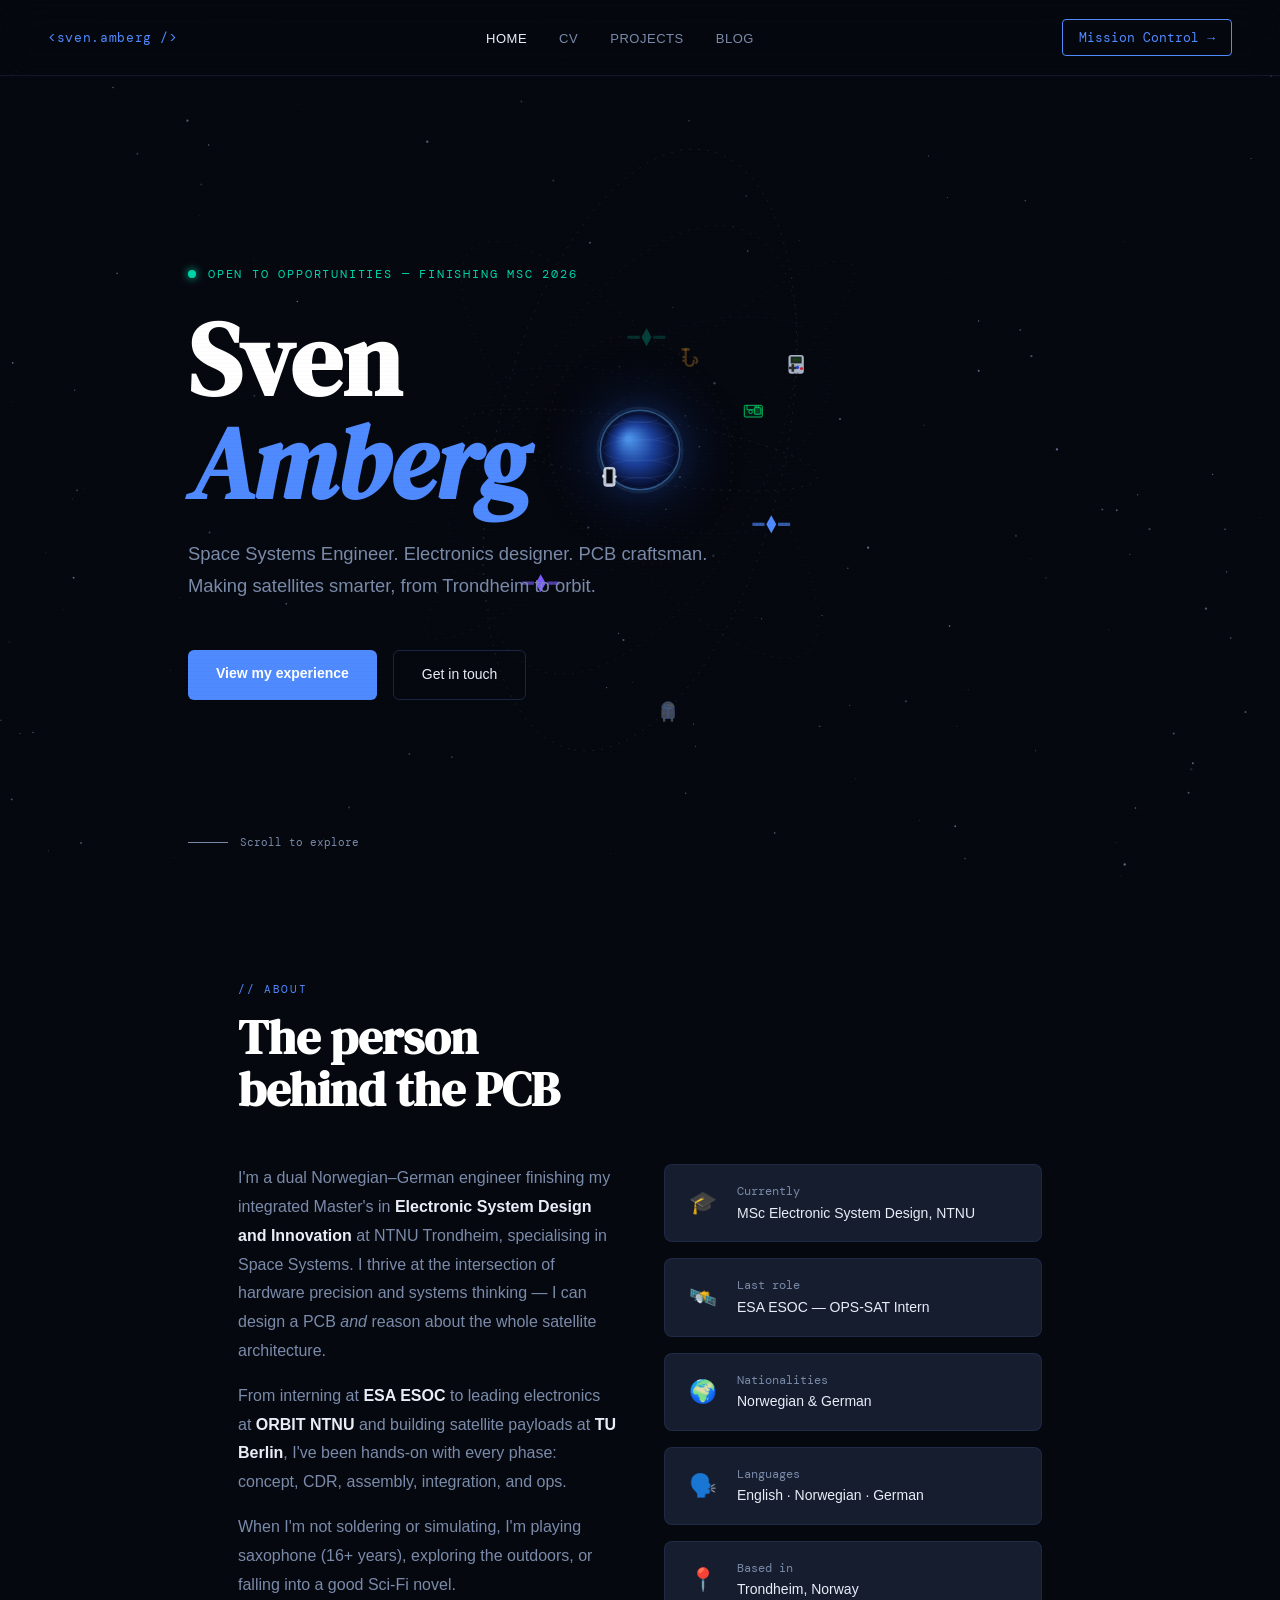
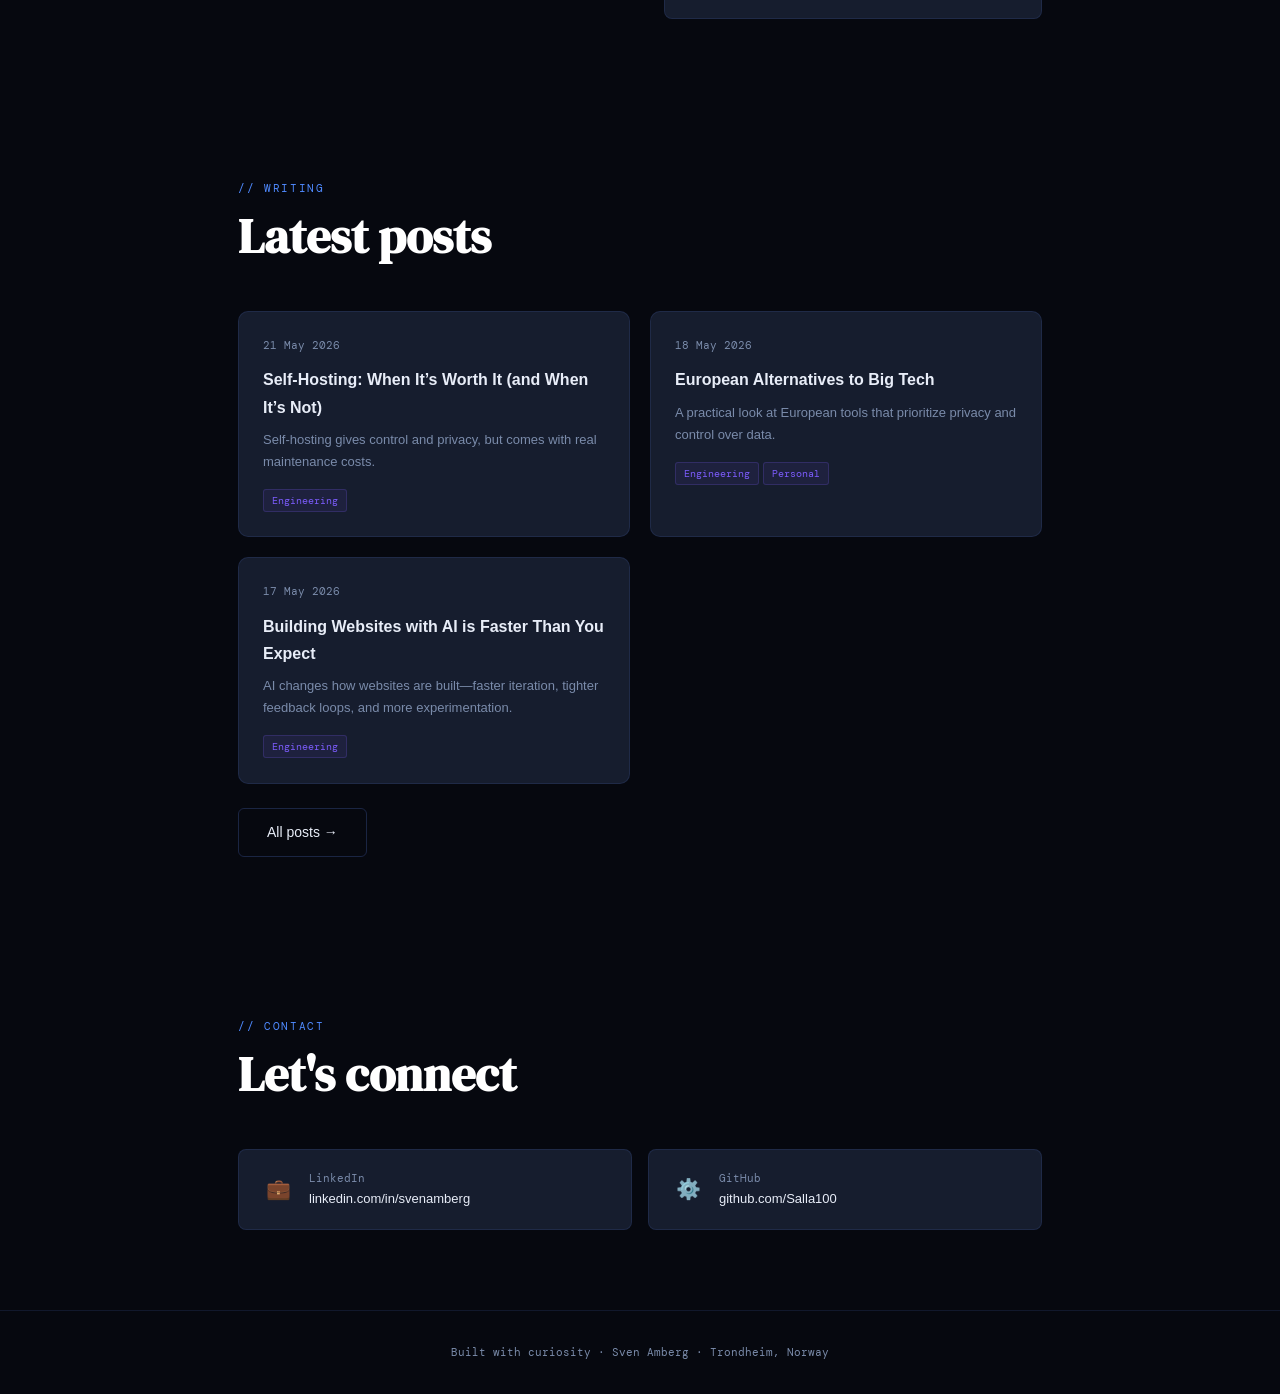
<file: index.html>
<!DOCTYPE html>
<html lang="en">
<head>
  <meta charset="UTF-8" />
  <meta name="viewport" content="width=device-width, initial-scale=1.0" />
  <title>Sven Amberg — Space Systems Engineer</title>
  <meta name="description" content="Sven Amberg — Space Systems Engineer, electronics designer, and PCB craftsman based in Trondheim. MSc NTNU, ESA ESOC intern." />
  <link rel="canonical" href="https://svenamberg.com/" />
  <!-- Open Graph -->
  <meta property="og:type"        content="website" />
  <meta property="og:url"         content="https://svenamberg.com/" />
  <meta property="og:title"       content="Sven Amberg — Space Systems Engineer" />
  <meta property="og:description" content="Space Systems Engineer, electronics designer, and PCB craftsman. MSc NTNU, ESA ESOC intern. Based in Trondheim, Norway." />
  <meta property="og:image"        content="https://svenamberg.com/assets/og-image.jpg" />
  <!-- Twitter / X Card -->
  <meta name="twitter:card"         content="summary_large_image" />
  <meta name="twitter:image"        content="https://svenamberg.com/assets/og-image.jpg" />
  <!-- Structured data -->
  <script type="application/ld+json">
  {
    "@context": "https://schema.org",
    "@type": "Person",
    "name": "Sven Amberg",
    "url": "https://svenamberg.com",
    "jobTitle": "Space Systems Engineer",
    "alumniOf": [{"@type": "CollegeOrUniversity", "name": "NTNU — Norwegian University of Science and Technology"}],
    "knowsAbout": ["Space Systems Engineering", "PCB Design", "Satellite Engineering", "GNSS", "Orbit Determination"],
    "nationality": ["Norwegian", "German"],
    "sameAs": [
      "https://www.linkedin.com/in/svenamberg",
      "https://github.com/Salla100"
    ]
  }
  </script>
  <link rel="preconnect" href="https://fonts.googleapis.com" />
  <link rel="preconnect" href="https://fonts.gstatic.com" crossorigin />
  <link href="https://fonts.googleapis.com/css2?family=DM+Serif+Display:ital@0;1&family=DM+Mono:wght@300;400;500&family=Cabinet+Grotesk:wght@400;500;700;800&display=swap" rel="stylesheet" />
  <link rel="stylesheet" href="css/style.css" />
</head>
<body>

<canvas id="stars-canvas"></canvas>

<nav>
  <a class="nav-logo" href="index.html">&lt;sven.amberg /&gt;</a>
  <ul class="nav-links">
    <li><a href="index.html">Home</a></li>
    <li><a href="cv.html">CV</a></li>
    <li><a href="projects.html">Projects</a></li>
    <li><a href="blog.html">Blog</a></li>
  </ul>
  <a class="nav-cta" href="tools.html">Mission Control →</a>
</nav>

<main>

  <!-- HERO — full-width wrapper so orbit canvas bleeds edge-to-edge -->
  <div class="hero-wrapper">
    <canvas id="orbit-canvas" aria-hidden="true"></canvas>

    <div class="hero-section">
      <div class="hero-content">
        <p class="hero-eyebrow"><span class="status-dot"></span>Open to opportunities — finishing MSc 2026</p>
        <h1 class="hero-name">Sven<br><em>Amberg</em></h1>
        <p class="hero-tagline">Space Systems Engineer. Electronics designer. PCB craftsman. Making satellites smarter, from Trondheim to orbit.</p>
        <div class="hero-cta">
          <a class="btn-primary" href="cv.html">View my experience</a>
          <a class="btn-ghost" href="#contact">Get in touch</a>
        </div>
      </div>

      <div class="hero-scroll">
        <span class="scroll-line"></span>
        Scroll to explore
      </div>
    </div>
  </div>

  <!-- ABOUT -->
  <section id="about">
    <div class="reveal">
      <p class="section-label">// about</p>
      <h2 class="section-title">The person<br>behind the PCB</h2>
    </div>
    <div class="about-grid reveal">
      <div class="about-text">
        <p>I'm a dual Norwegian–German engineer finishing my integrated Master's in <strong>Electronic System Design and Innovation</strong> at NTNU Trondheim, specialising in Space Systems. I thrive at the intersection of hardware precision and systems thinking — I can design a PCB <em>and</em> reason about the whole satellite architecture.</p>
        <p>From interning at <strong>ESA ESOC</strong> to leading electronics at <strong>ORBIT NTNU</strong> and building satellite payloads at <strong>TU Berlin</strong>, I've been hands-on with every phase: concept, CDR, assembly, integration, and ops.</p>
        <p>When I'm not soldering or simulating, I'm playing saxophone (16+ years), exploring the outdoors, or falling into a good Sci-Fi novel.</p>
      </div>
      <div class="about-facts">
        <div class="fact">
          <div class="fact-icon">🎓</div>
          <div>
            <div class="fact-label">Currently</div>
            <div class="fact-value">MSc Electronic System Design, NTNU</div>
          </div>
        </div>
        <div class="fact">
          <div class="fact-icon">🛰️</div>
          <div>
            <div class="fact-label">Last role</div>
            <div class="fact-value">ESA ESOC — OPS-SAT Intern</div>
          </div>
        </div>
        <div class="fact">
          <div class="fact-icon">🌍</div>
          <div>
            <div class="fact-label">Nationalities</div>
            <div class="fact-value">Norwegian & German</div>
          </div>
        </div>
        <div class="fact">
          <div class="fact-icon">🗣️</div>
          <div>
            <div class="fact-label">Languages</div>
            <div class="fact-value">English · Norwegian · German</div>
          </div>
        </div>
        <div class="fact">
          <div class="fact-icon">📍</div>
          <div>
            <div class="fact-label">Based in</div>
            <div class="fact-value">Trondheim, Norway</div>
          </div>
        </div>
      </div>
    </div>
  </section>

  <!-- LATEST POSTS -->
  <section>
    <div class="reveal">
      <p class="section-label">// writing</p>
      <h2 class="section-title">Latest posts</h2>
    </div>
    <div class="blog-grid reveal" id="home-posts">
      <div class="loading">Loading…</div>
    </div>
    <div style="margin-top: 1.5rem;" class="reveal">
      <a href="blog.html" class="btn-ghost">All posts →</a>
    </div>
  </section>

  <!-- CONTACT -->
  <section id="contact">
    <div class="reveal">
      <p class="section-label">// contact</p>
      <h2 class="section-title">Let's connect</h2>
    </div>
    <div class="contact-grid reveal">
      <a class="contact-link" href="https://www.linkedin.com/in/sven-amberg/" target="_blank" rel="noopener">
        <div class="contact-icon">💼</div>
        <div>
          <div class="contact-label">LinkedIn</div>
          <div class="contact-value">linkedin.com/in/svenamberg</div>
        </div>
      </a>
      <a class="contact-link" href="https://github.com/Salla100" target="_blank" rel="noopener">
        <div class="contact-icon">⚙️</div>
        <div>
          <div class="contact-label">GitHub</div>
          <div class="contact-value">github.com/Salla100</div>
        </div>
      </a>
    </div>
  </section>

</main>

<footer>Built with curiosity · Sven Amberg · Trondheim, Norway</footer>

<script src="js/main.js"></script>
<script src="js/orbit.js"></script>
<script>
  fetch('data/posts.json')
    .then(r => r.json())
    .then(posts => {
      const el = document.getElementById('home-posts');
      const recent = posts.slice(0, 3);
      if (!recent.length) { el.innerHTML = ''; return; }
      el.innerHTML = recent.map(p => `
        <a class="blog-card" href="post.html?id=${encodeURIComponent(p.id)}">
          <div class="blog-date">${formatDate(p.date)}</div>
          <h3>${p.title}</h3>
          <p>${p.excerpt}</p>
          ${p.tags.map(t => `<span class="blog-tag">${t}</span>`).join(' ')}
        </a>`).join('');
    })
    .catch(() => { document.getElementById('home-posts').innerHTML = ''; });
</script>
</body>
</html>
</file>
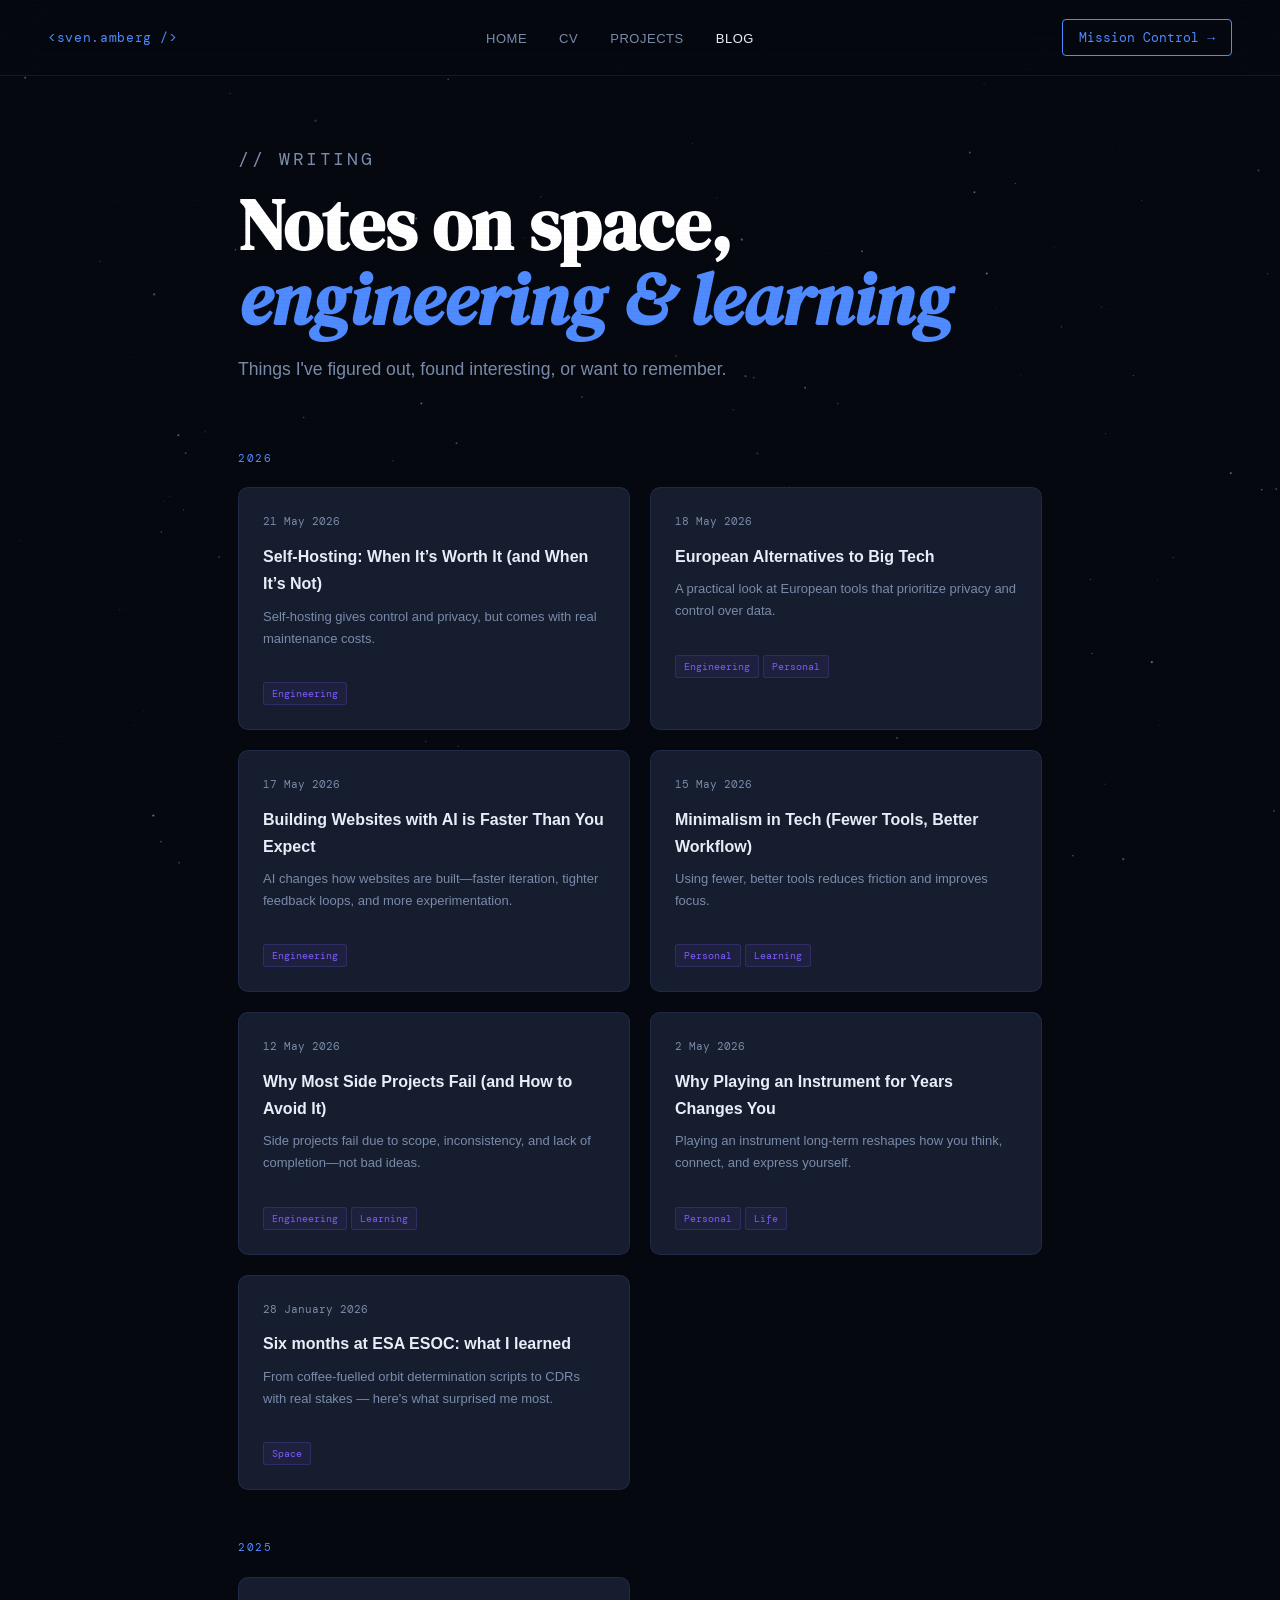
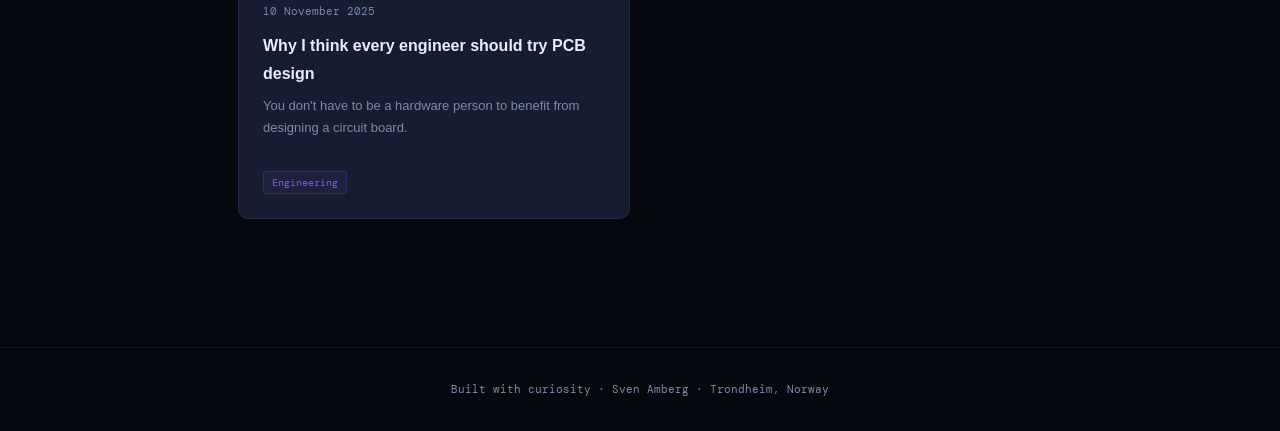
<file: blog.html>
<!DOCTYPE html>
<html lang="en">
<head>
  <meta charset="UTF-8" />
  <meta name="viewport" content="width=device-width, initial-scale=1.0" />
  <title>Blog — Sven Amberg</title>
  <meta name="description" content="Writing by Sven Amberg on space systems engineering, electronics, and learning." />
  <link rel="canonical" href="https://svenamberg.com/blog.html" />
  <meta property="og:url"         content="https://svenamberg.com/blog.html" />
  <meta property="og:title"       content="Blog — Sven Amberg" />
  <meta property="og:description" content="Writing on space systems engineering, electronics, and learning." />
  <meta property="og:type"         content="website" />
  <meta property="og:image"        content="https://svenamberg.com/assets/og-image.jpg" />
  <!-- Twitter / X Card -->
  <meta name="twitter:card"         content="summary_large_image" />
  <meta name="twitter:image"        content="https://svenamberg.com/assets/og-image.jpg" />
  <link rel="preconnect" href="https://fonts.googleapis.com" />
  <link rel="preconnect" href="https://fonts.gstatic.com" crossorigin />
  <link href="https://fonts.googleapis.com/css2?family=DM+Serif+Display:ital@0;1&family=DM+Mono:wght@300;400;500&family=Cabinet+Grotesk:wght@400;500;700;800&display=swap" rel="stylesheet" />
  <link rel="stylesheet" href="css/style.css" />
</head>
<body>

<canvas id="stars-canvas"></canvas>

<nav>
  <a class="nav-logo" href="index.html">&lt;sven.amberg /&gt;</a>
  <ul class="nav-links">
    <li><a href="index.html">Home</a></li>
    <li><a href="cv.html">CV</a></li>
    <li><a href="projects.html">Projects</a></li>
    <li><a href="blog.html">Blog</a></li>
  </ul>
  <a class="nav-cta" href="tools.html">Mission Control →</a>
</nav>

<main>

  <div class="page-hero">
    <p class="section-label">// writing</p>
    <h1>Notes on space,<br><em style="font-style:italic; color:var(--accent);">engineering & learning</em></h1>
    <p style="margin-top:1rem;">Things I've figured out, found interesting, or want to remember.</p>
  </div>

  <section style="padding-top: 0;">
    <div id="posts-list">
      <div class="loading">Loading…</div>
    </div>
  </section>

</main>

<footer>Built with curiosity · Sven Amberg · Trondheim, Norway</footer>

<script src="js/main.js"></script>
<script>
  fetch('data/posts.json')
    .then(r => r.json())
    .then(posts => {
      const container = document.getElementById('posts-list');
      if (!posts.length) {
        container.innerHTML = '<div class="loading">No posts yet — check back soon.</div>';
        return;
      }

      posts.sort((a, b) => new Date(b.date) - new Date(a.date));

      const byYear = {};
      posts.forEach(p => {
        const y = new Date(p.date).getFullYear();
        if (!byYear[y]) byYear[y] = [];
        byYear[y].push(p);
      });

      let html = '';
      Object.keys(byYear).sort((a, b) => b - a).forEach(year => {
        html += `<div style="margin-bottom:3rem;">
          <p class="section-label" style="margin-bottom:1.25rem;">${year}</p>
          <div class="blog-grid">`;
        byYear[year].forEach(p => {
          const tags = (p.tags || []).map(t => `<span class="blog-tag">${t}</span>`).join(' ');
          html += `
            <a class="blog-card" href="post.html?id=${encodeURIComponent(p.id)}">
              <div class="blog-date">${formatDate(p.date)}</div>
              <h3>${p.title}</h3>
              <p>${p.excerpt}</p>
              <div style="margin-top:1rem;">${tags}</div>
            </a>`;
        });
        html += `</div></div>`;
      });

      container.innerHTML = html;
    })
    .catch(() => {
      document.getElementById('posts-list').innerHTML =
        '<div class="loading">Could not load posts.</div>';
    });
</script>
</body>
</html>
</file>
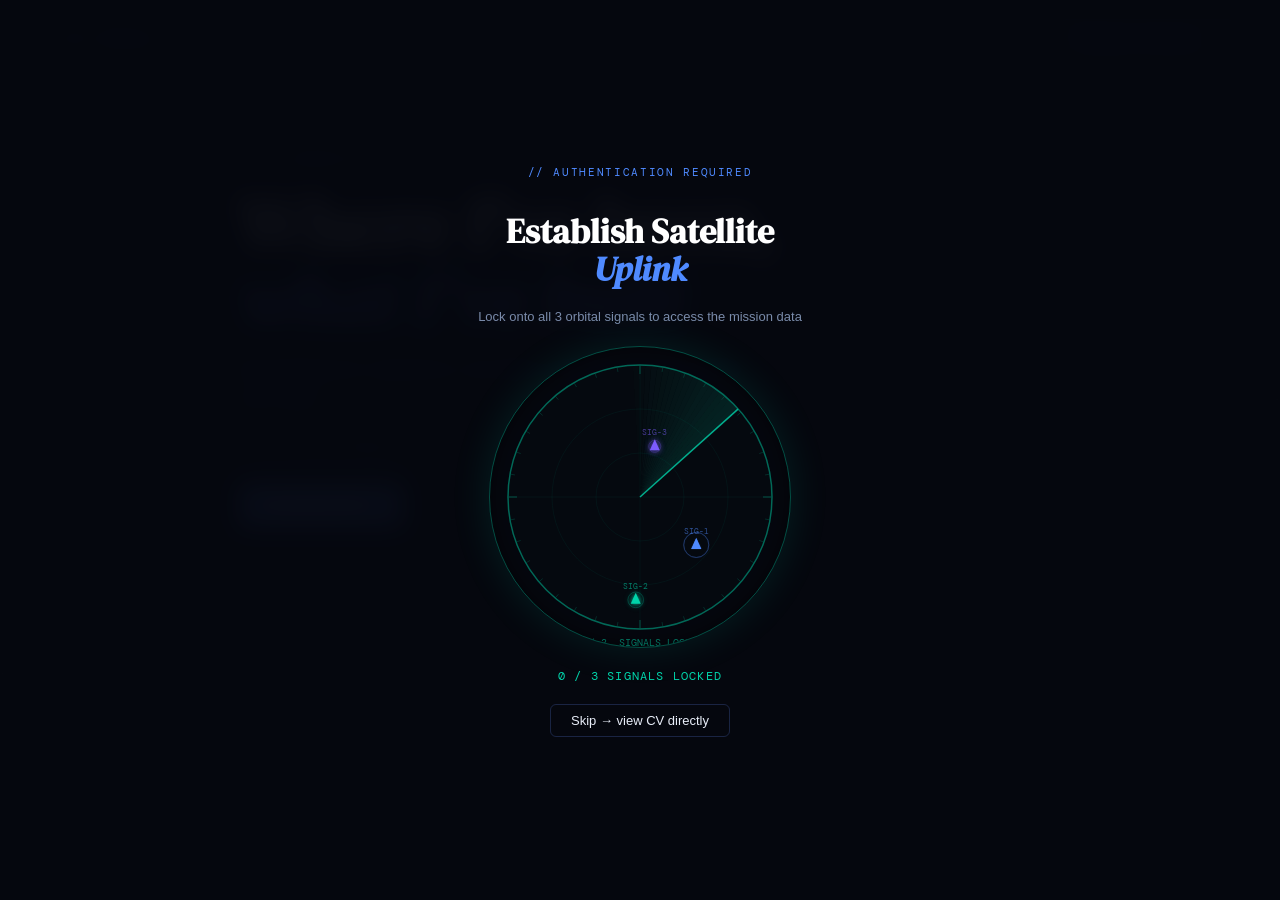
<file: cv.html>
<!DOCTYPE html>
<html lang="en">
<head>
  <meta charset="UTF-8" />
  <meta name="viewport" content="width=device-width, initial-scale=1.0" />
  <title>CV — Sven Amberg</title>
  <meta name="description" content="CV of Sven Amberg — Space Systems Engineer. Experience at ESA ESOC, Space Norway, ORBIT NTNU, and TU Berlin." />
  <link rel="canonical" href="https://svenamberg.com/cv.html" />
  <meta property="og:url"         content="https://svenamberg.com/cv.html" />
  <meta property="og:title"       content="CV — Sven Amberg" />
  <meta property="og:description" content="Space Systems Engineer. Experience at ESA ESOC, Space Norway, ORBIT NTNU, and TU Berlin." />
  <meta property="og:type"         content="website" />
  <meta property="og:image"        content="https://svenamberg.com/assets/og-image.jpg" />
  <!-- Twitter / X Card -->
  <meta name="twitter:card"         content="summary_large_image" />
  <meta name="twitter:image"        content="https://svenamberg.com/assets/og-image.jpg" />
  <link rel="preconnect" href="https://fonts.googleapis.com" />
  <link rel="preconnect" href="https://fonts.gstatic.com" crossorigin />
  <link href="https://fonts.googleapis.com/css2?family=DM+Serif+Display:ital@0;1&family=DM+Mono:wght@300;400;500&family=Cabinet+Grotesk:wght@400;500;700;800&display=swap" rel="stylesheet" />
  <link rel="stylesheet" href="css/style.css" />
</head>
<body>

<canvas id="stars-canvas"></canvas>

<nav>
  <a class="nav-logo" href="index.html">&lt;sven.amberg /&gt;</a>
  <ul class="nav-links">
    <li><a href="index.html">Home</a></li>
    <li><a href="cv.html">CV</a></li>
    <li><a href="projects.html">Projects</a></li>
    <li><a href="blog.html">Blog</a></li>
  </ul>
  <a class="nav-cta" href="tools.html">Mission Control →</a>
</nav>

<!-- ── Satellite Uplink Mini-Game ── -->
<div id="cv-game-overlay">
  <div class="game-wrapper">
    <p class="section-label">// authentication required</p>
    <h2 class="game-title">Establish Satellite<br><em style="font-style:italic; color:var(--accent);">Uplink</em></h2>
    <p class="game-subtitle">Lock onto all 3 orbital signals to access the mission data</p>
    <div class="game-area">
      <canvas id="game-canvas"></canvas>
    </div>
    <span id="game-lock-counter">0 / 3 signals locked</span>
    <button class="btn-ghost" id="game-skip" style="font-size:13px; padding:0.5rem 1.25rem;">Skip → view CV directly</button>
  </div>
</div>

<main>

  <div class="page-hero">
    <p class="section-label">// curriculum vitae</p>
    <h1>Where I've been,<br><em style="font-style:italic; color:var(--accent);">what I've built</em></h1>
    <p style="margin-top:1rem;">My background, experience, and skills. Available for opportunities from 2026.</p>
    <div style="margin-top:1.25rem; display:flex; align-items:center; gap:0.6rem; font-family:var(--font-mono); font-size:13px; color:var(--text-muted);">
      <span>✉</span>
      <a href="mailto:contact@svenamberg.com" style="color:var(--accent3); text-decoration:none;">contact@svenamberg.com</a>
    </div>
    <div style="margin-top:1.5rem;">
      <a href="assets/cv.pdf" class="btn-primary" download>Download PDF ↓</a>
    </div>
  </div>

  <section id="experience-section" style="display:none;">
    <div class="reveal">
      <p class="section-label">// experience</p>
      <h2 class="section-title">Roles</h2>
    </div>
    <div class="timeline reveal" id="experience-timeline"></div>
  </section>

  <section id="education-section" style="display:none;">
    <div class="reveal">
      <p class="section-label">// education</p>
      <h2 class="section-title">Studies</h2>
    </div>
    <div class="timeline reveal" id="education-timeline"></div>
  </section>

  <section id="skills-section" style="display:none;">
    <div class="reveal">
      <p class="section-label">// skills</p>
      <h2 class="section-title">What I work with</h2>
    </div>
    <div class="skills-grid reveal" id="skills-grid"></div>
  </section>

  <section id="pub-section" style="display:none;">
    <div class="reveal">
      <p class="section-label">// publication</p>
      <h2 class="section-title">Research</h2>
    </div>
    <div class="pub-card reveal" id="pub-card"></div>
  </section>

</main>

<footer>Built with curiosity · Sven Amberg · Trondheim, Norway</footer>

<script src="js/main.js"></script>
<script>
  function renderTimeline(entries) {
    return entries.map(e => {
      const body = e.bullets && e.bullets.length
        ? `<ul>${e.bullets.map(b => `<li>${b}</li>`).join('')}</ul>`
        : (e.desc ? `<p>${e.desc}</p>` : '');
      return `
        <div class="timeline-item reveal">
          <div class="timeline-dot"></div>
          <div class="timeline-meta">${e.dates}</div>
          <div class="timeline-role">${e.title}</div>
          <div class="timeline-org">${e.org}</div>
          <div class="timeline-desc">${body}</div>
        </div>`;
    }).join('');
  }

  // Called by the mini-game (or skip button) to reveal the CV
  window.loadCV = function () {
    fetch('data/cv.json')
      .then(r => r.json())
      .then(cv => {
        if (cv.experience && cv.experience.length) {
          document.getElementById('experience-timeline').innerHTML = renderTimeline(cv.experience);
          document.getElementById('experience-section').style.display = '';
        }
        if (cv.education && cv.education.length) {
          document.getElementById('education-timeline').innerHTML = renderTimeline(cv.education);
          document.getElementById('education-section').style.display = '';
        }
        if (cv.skills && cv.skills.length) {
          document.getElementById('skills-grid').innerHTML = cv.skills.map(s => `
            <div class="skill-card">
              <h4>${s.category}</h4>
              <div class="skill-tags">${s.items.map(i => `<span class="tag">${i}</span>`).join('')}</div>
            </div>`).join('');
          document.getElementById('skills-section').style.display = '';
        }
        if (cv.publication) {
          document.getElementById('pub-card').innerHTML = `
            <div class="pub-year">${cv.publication.year}</div>
            <div>
              <a class="pub-title" href="https://mulpress.mcmaster.ca/ijsap/article/view/5614" target="_blank" rel="noopener">${cv.publication.title} ↗</a>
              <div class="pub-journal">${cv.publication.journal}</div>
            </div>`;
          document.getElementById('pub-section').style.display = '';
        }
        // Kick off scroll-reveal for newly inserted elements
        document.querySelectorAll('.reveal:not(.visible)').forEach(el => {
          new IntersectionObserver(([e]) => {
            if (e.isIntersecting) e.target.classList.add('visible');
          }, { threshold: 0.1 }).observe(el);
        });
        // Scroll to top of CV content
        document.querySelector('.page-hero').scrollIntoView({ behavior: 'smooth' });
      })
      .catch(err => console.error('Failed to load cv.json', err));
  };
</script>
<script src="js/cv-game.js"></script>
</body>
</html>
</file>
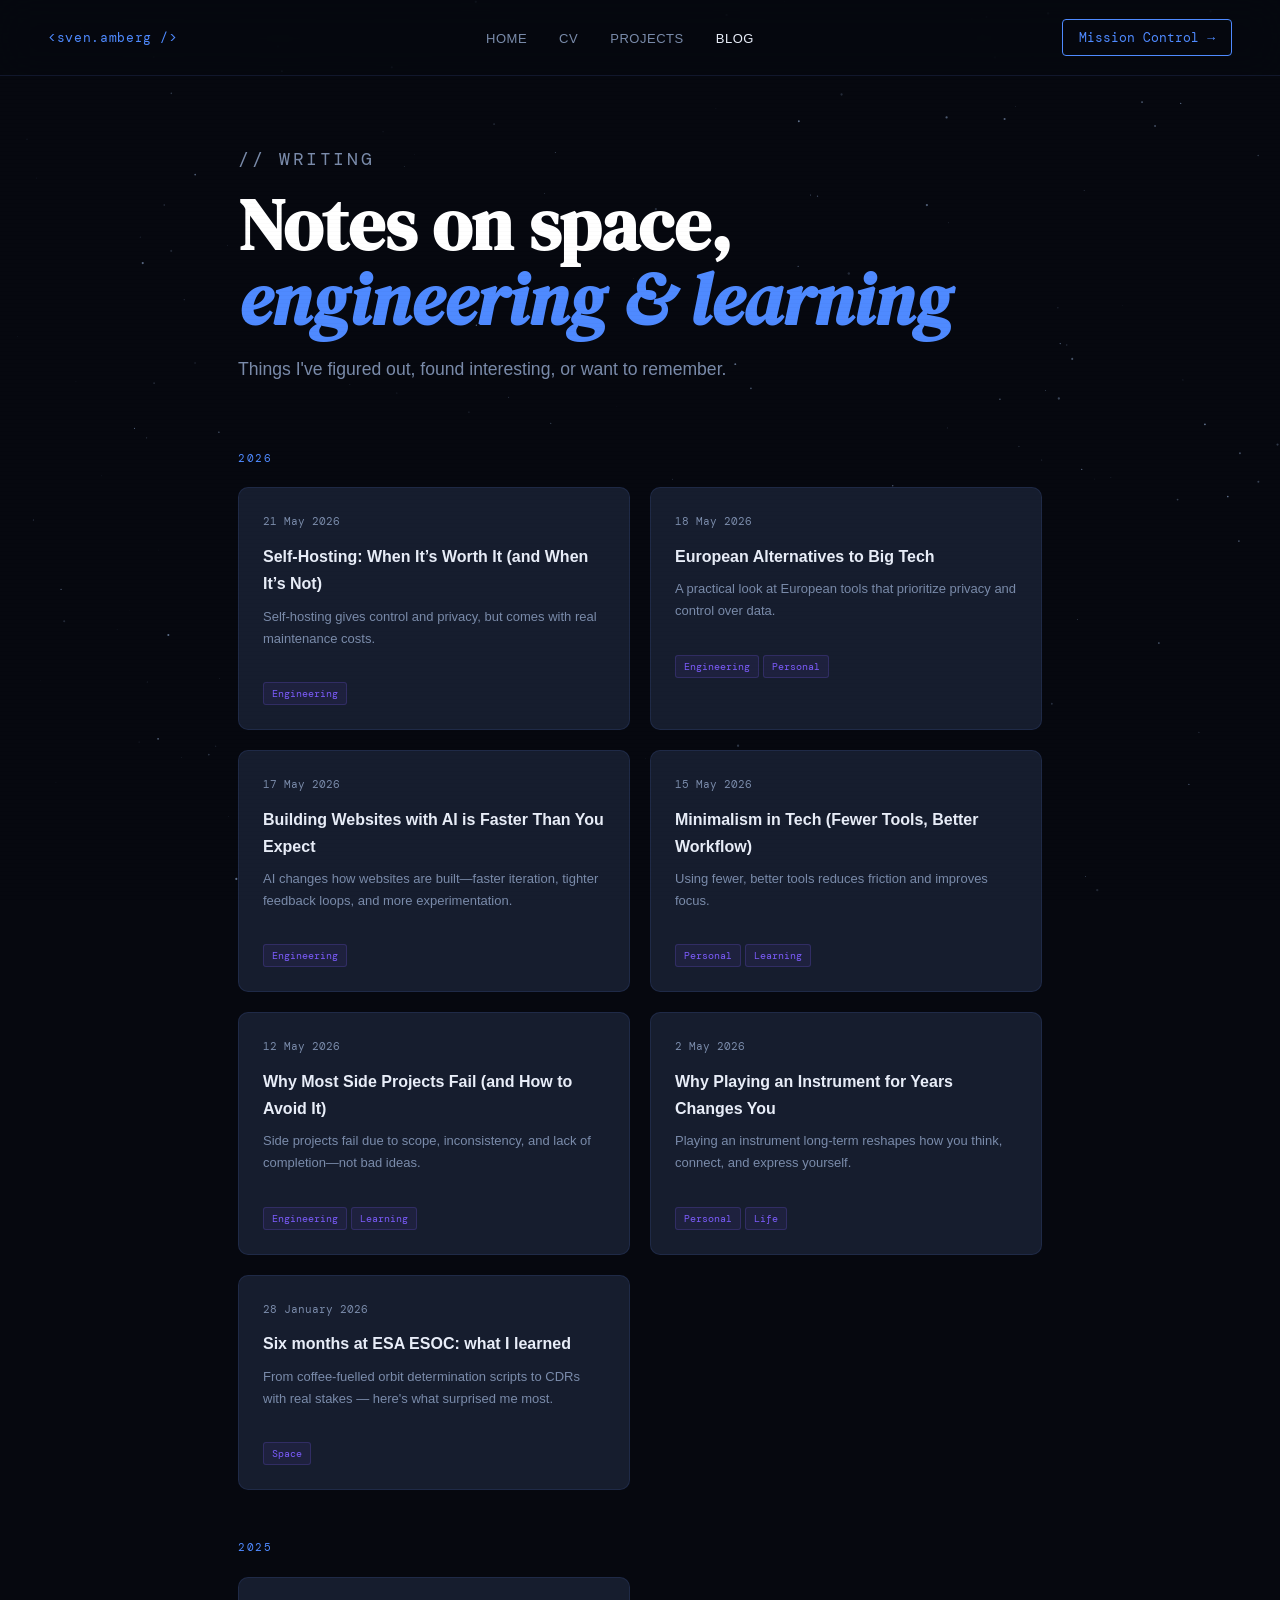
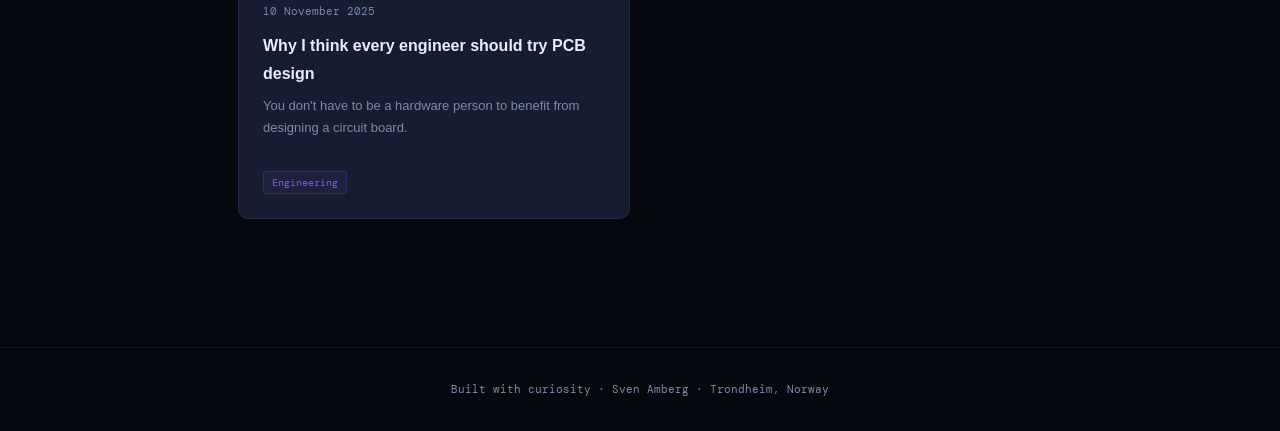
<file: post.html>
<!DOCTYPE html>
<html lang="en">
<head>
  <meta charset="UTF-8" />
  <meta name="viewport" content="width=device-width, initial-scale=1.0" />
  <title>Post — Sven Amberg</title>
  <meta name="description" content="" />
  <meta property="og:type"        content="article" />
  <meta property="og:url"         content="" />
  <meta property="og:title"       content="" />
  <meta property="og:description" content="" />
  <meta property="og:image"       content="https://svenamberg.com/assets/og-image.jpg" />
  <link rel="canonical"           href="" />
  <!-- Twitter / X Card -->
  <meta name="twitter:card"       content="summary_large_image" />
  <meta name="twitter:title"      content="" />
  <meta name="twitter:description" content="" />
  <meta name="twitter:image"      content="https://svenamberg.com/assets/og-image.jpg" />
  <link rel="preconnect" href="https://fonts.googleapis.com" />
  <link rel="preconnect" href="https://fonts.gstatic.com" crossorigin />
  <link href="https://fonts.googleapis.com/css2?family=DM+Serif+Display:ital@0;1&family=DM+Mono:wght@300;400;500&family=Cabinet+Grotesk:wght@400;500;700;800&display=swap" rel="stylesheet" />
  <link rel="stylesheet" href="css/style.css" />
</head>
<body>

<canvas id="stars-canvas"></canvas>

<nav>
  <a class="nav-logo" href="index.html">&lt;sven.amberg /&gt;</a>
  <ul class="nav-links">
    <li><a href="index.html">Home</a></li>
    <li><a href="cv.html">CV</a></li>
    <li><a href="projects.html">Projects</a></li>
    <li><a href="blog.html">Blog</a></li>
  </ul>
  <a class="nav-cta" href="tools.html">Mission Control →</a>
</nav>

<main>
  <section id="post-container" style="padding-top: 8rem; min-height: 80vh;">
    <div class="loading">Loading…</div>
  </section>
</main>

<footer>Built with curiosity · Sven Amberg · Trondheim, Norway</footer>

<script src="js/main.js"></script>
<script>
  const id = new URLSearchParams(window.location.search).get('id');
  if (!id) window.location.href = 'blog.html';

  fetch('data/posts.json')
    .then(r => r.json())
    .then(posts => {
      const post = posts.find(p => p.id === id);
      const container = document.getElementById('post-container');

      if (!post) {
        container.innerHTML = `
          <a class="post-back" href="blog.html">← Back to blog</a>
          <p style="color:var(--muted);">Post not found.</p>`;
        return;
      }

      document.title = `${post.title} — Sven Amberg`;

      // Populate all SEO meta tags dynamically
      const _url  = window.location.href;
      const _desc = post.excerpt || '';
      function sm(sel, attr, val) { const el = document.querySelector(sel); if (el) el.setAttribute(attr, val); }
      sm('meta[name="description"]',         'content', _desc);
      sm('meta[property="og:url"]',          'content', _url);
      sm('meta[property="og:title"]',        'content', post.title);
      sm('meta[property="og:description"]',  'content', _desc);
      sm('meta[name="twitter:title"]',       'content', post.title);
      sm('meta[name="twitter:description"]', 'content', _desc);
      sm('link[rel="canonical"]',            'href',    _url);

      const tags = (post.tags || []).map(t => `<span class="blog-tag">${t}</span>`).join(' ');

      container.innerHTML = `
        <a class="post-back" href="blog.html">← Back to blog</a>
        <div class="post-date">${formatDate(post.date)} &nbsp;·&nbsp; ${tags}</div>
        <h1 class="post-title-h">${post.title}</h1>
        <div class="post-body">${post.content}</div>
        <div style="margin-top:3rem; padding-top:2rem; border-top:0.5px solid var(--border);">
          <a class="post-back" href="blog.html">← Back to blog</a>
        </div>`;
    })
    .catch(() => {
      document.getElementById('post-container').innerHTML =
        '<div class="loading">Could not load post.</div>';
    });
</script>
</body>
</html>
</file>
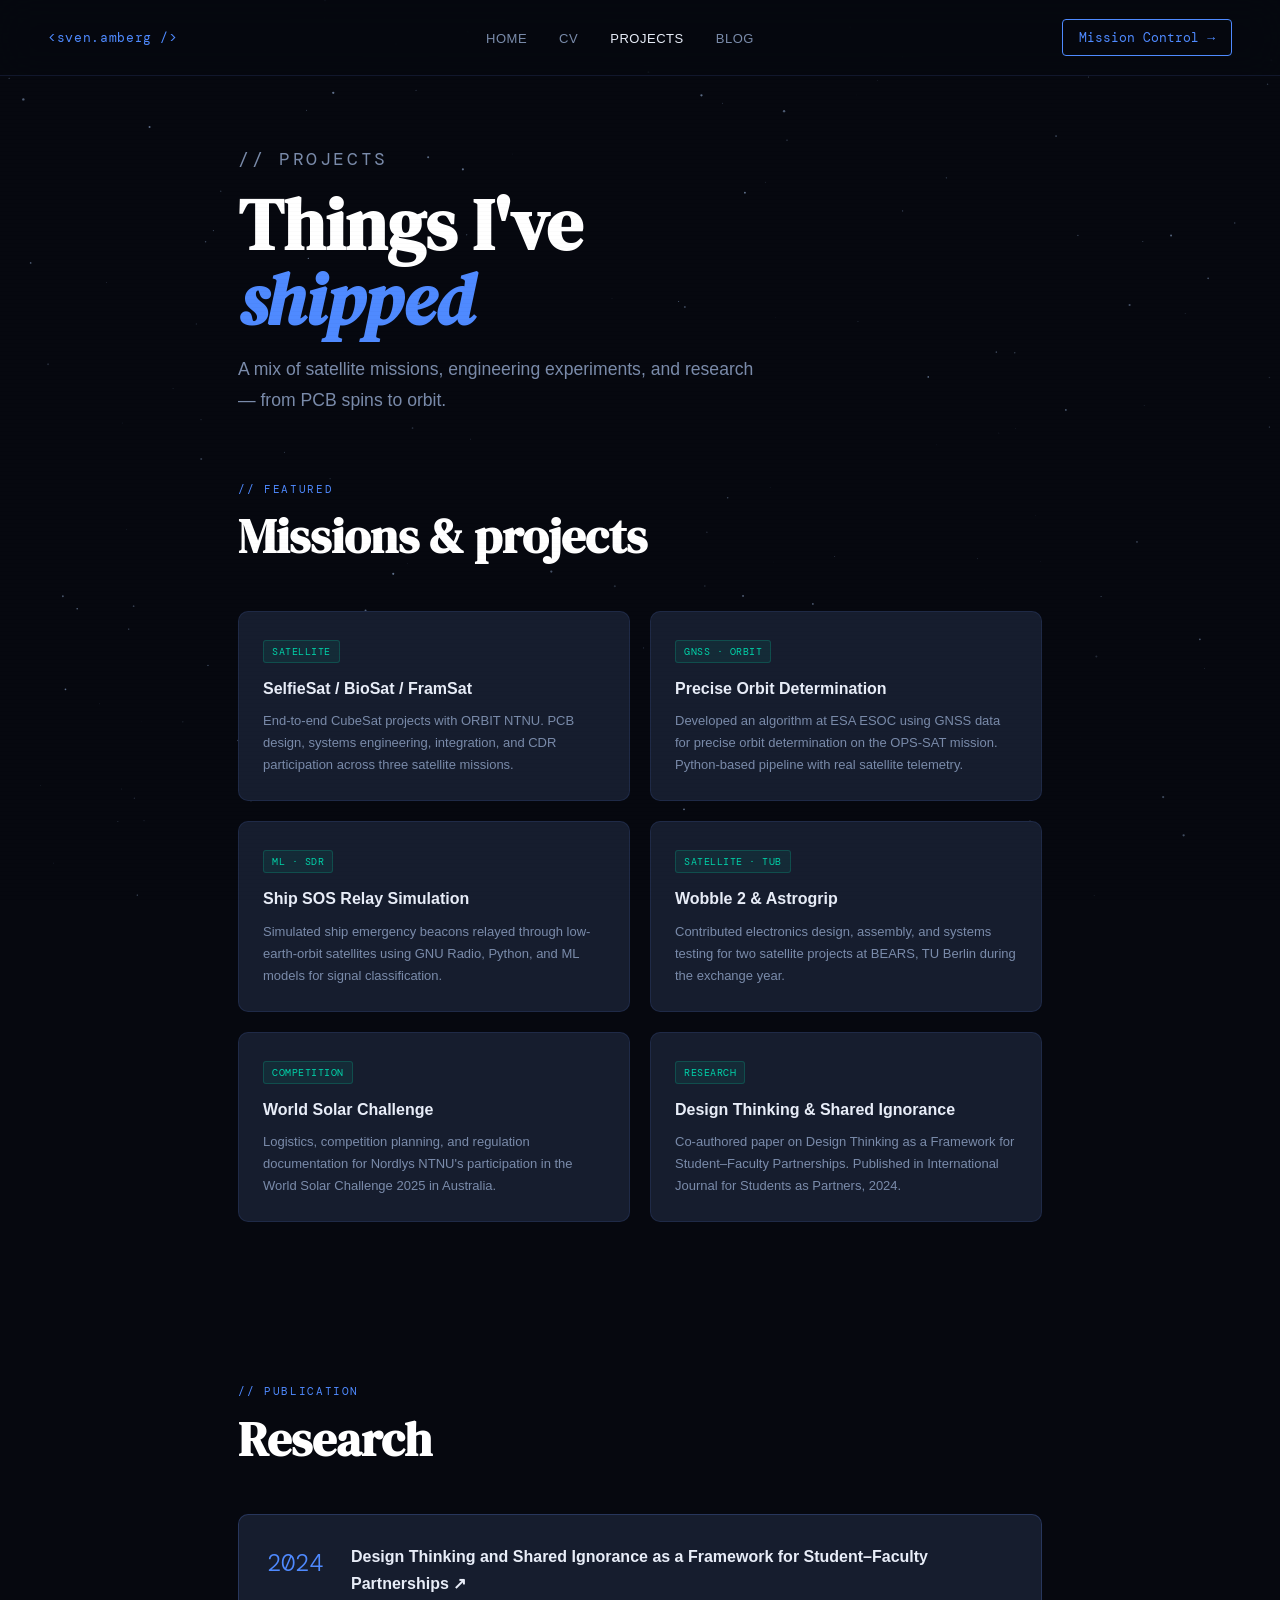
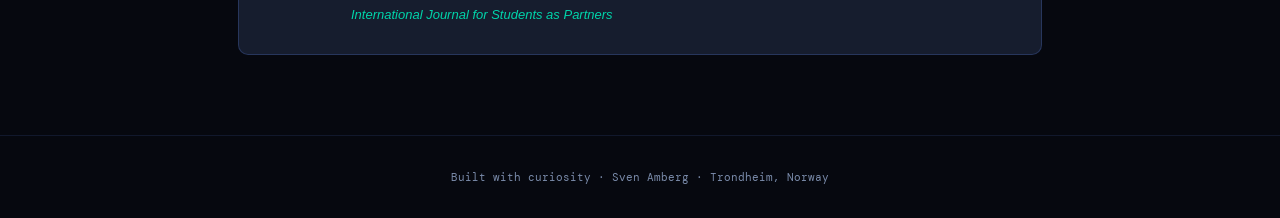
<file: projects.html>
<!DOCTYPE html>
<html lang="en">
<head>
  <meta charset="UTF-8" />
  <meta name="viewport" content="width=device-width, initial-scale=1.0" />
  <title>Projects — Sven Amberg</title>
  <meta name="description" content="Projects by Sven Amberg — CubeSats, orbit determination, ship SOS relay simulation, and more." />
  <link rel="canonical" href="https://svenamberg.com/projects.html" />
  <meta property="og:url"         content="https://svenamberg.com/projects.html" />
  <meta property="og:title"       content="Projects — Sven Amberg" />
  <meta property="og:description" content="CubeSats, orbit determination, ship SOS relay simulation, and more." />
  <meta property="og:type"         content="website" />
  <meta property="og:image"        content="https://svenamberg.com/assets/og-image.jpg" />
  <!-- Twitter / X Card -->
  <meta name="twitter:card"         content="summary_large_image" />
  <meta name="twitter:image"        content="https://svenamberg.com/assets/og-image.jpg" />
  <link rel="preconnect" href="https://fonts.googleapis.com" />
  <link rel="preconnect" href="https://fonts.gstatic.com" crossorigin />
  <link href="https://fonts.googleapis.com/css2?family=DM+Serif+Display:ital@0;1&family=DM+Mono:wght@300;400;500&family=Cabinet+Grotesk:wght@400;500;700;800&display=swap" rel="stylesheet" />
  <link rel="stylesheet" href="css/style.css" />
</head>
<body>

<canvas id="stars-canvas"></canvas>

<nav>
  <a class="nav-logo" href="index.html">&lt;sven.amberg /&gt;</a>
  <ul class="nav-links">
    <li><a href="index.html">Home</a></li>
    <li><a href="cv.html">CV</a></li>
    <li><a href="projects.html">Projects</a></li>
    <li><a href="blog.html">Blog</a></li>
  </ul>
  <a class="nav-cta" href="tools.html">Mission Control →</a>
</nav>

<main>

  <div class="page-hero">
    <p class="section-label">// projects</p>
    <h1>Things I've<br><em style="font-style:italic; color:var(--accent);">shipped</em></h1>
    <p style="margin-top:1rem;">A mix of satellite missions, engineering experiments, and research — from PCB spins to orbit.</p>
  </div>

  <section style="padding-top: 0;">
    <div class="reveal">
      <p class="section-label">// featured</p>
      <h2 class="section-title">Missions & projects</h2>
    </div>
    <div class="projects-grid reveal" id="projects-grid">
      <div class="loading">Loading…</div>
    </div>
  </section>

  <section>
    <div class="reveal">
      <p class="section-label">// publication</p>
      <h2 class="section-title">Research</h2>
    </div>
    <div class="pub-card reveal">
      <div class="pub-year">2024</div>
      <div>
        <a class="pub-title" href="https://mulpress.mcmaster.ca/ijsap/article/view/5614" target="_blank" rel="noopener">Design Thinking and Shared Ignorance as a Framework for Student–Faculty Partnerships ↗</a>
        <div class="pub-journal">International Journal for Students as Partners</div>
      </div>
    </div>
  </section>

</main>

<footer>Built with curiosity · Sven Amberg · Trondheim, Norway</footer>

<script src="js/main.js"></script>
<script>
  fetch('data/projects.json')
    .then(r => r.json())
    .then(projects => {
      const grid = document.getElementById('projects-grid');
      if (!projects.length) { grid.innerHTML = ''; return; }
      grid.innerHTML = projects.map(p => {
        const links = [
          p.github ? `<a href="${p.github}" target="_blank" rel="noopener" style="color:var(--accent3); font-family:var(--font-mono); font-size:12px;">GitHub ↗</a>` : '',
          p.live   ? `<a href="${p.live}"   target="_blank" rel="noopener" style="color:var(--accent3); font-family:var(--font-mono); font-size:12px;">Live ↗</a>`   : '',
        ].filter(Boolean).join(' ');
        return `
          <div class="project-card">
            <span class="project-badge">${p.badge}</span>
            <h3>${p.name}</h3>
            <p>${p.description}</p>
            ${links ? `<div style="margin-top:1rem; display:flex; gap:1rem;">${links}</div>` : ''}
          </div>`;
      }).join('');
    })
    .catch(() => {
      document.getElementById('projects-grid').innerHTML = '<div class="loading">Could not load projects.</div>';
    });
</script>
</body>
</html>
</file>
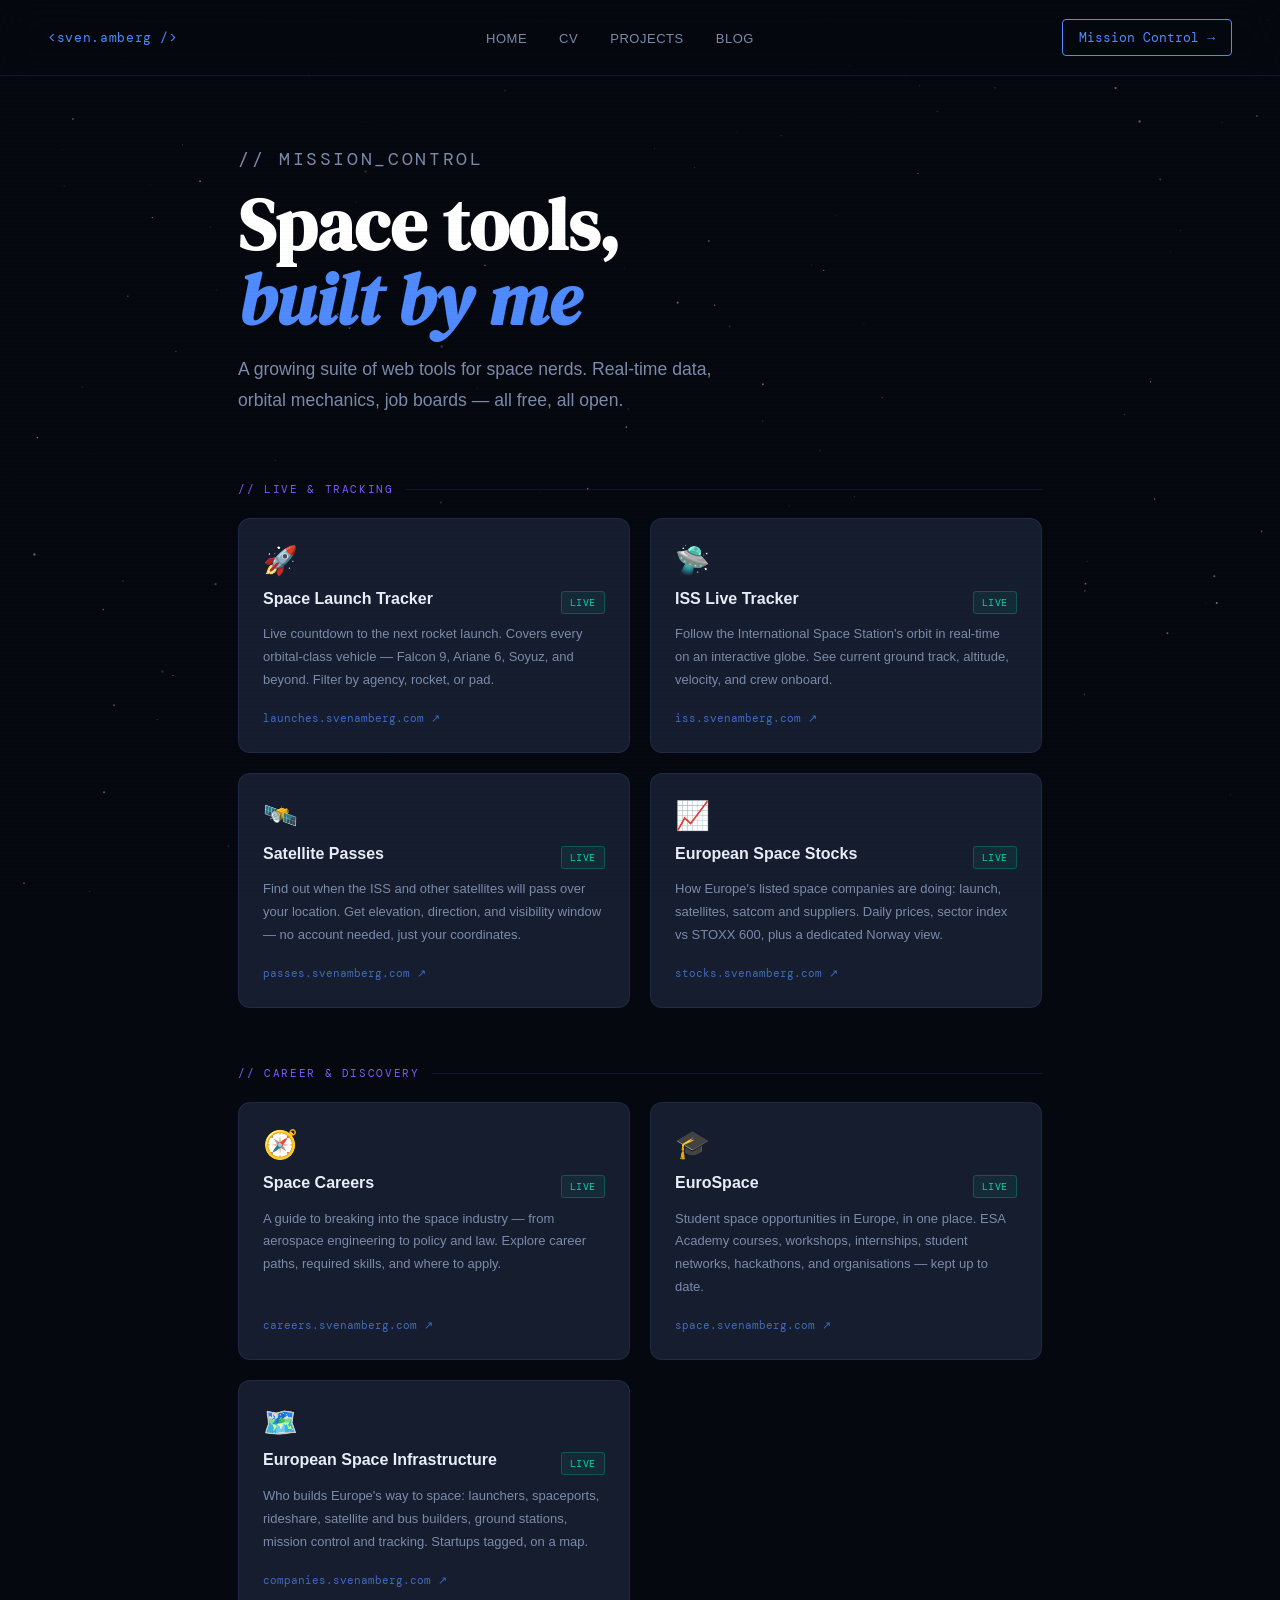
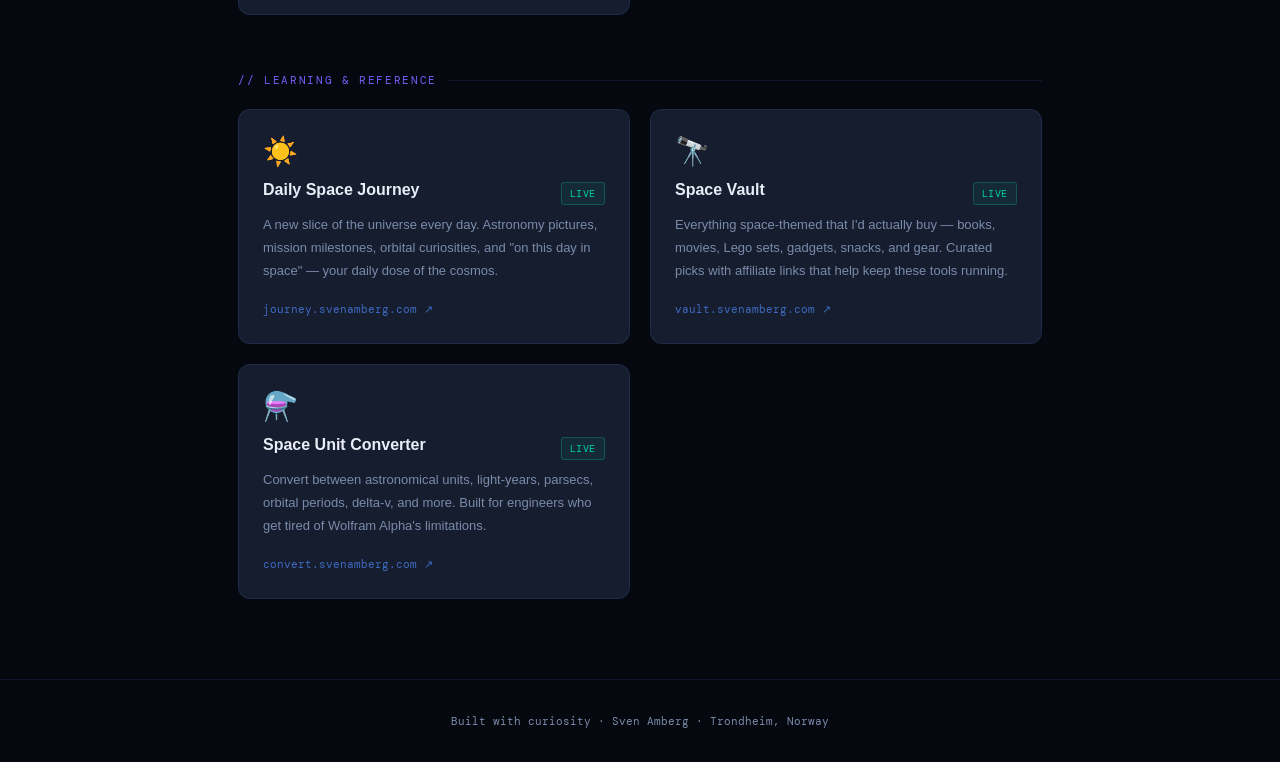
<file: tools.html>
<!DOCTYPE html>
<html lang="en">
<head>
  <meta charset="UTF-8" />
  <meta name="viewport" content="width=device-width, initial-scale=1.0" />
  <title>Mission Control — Sven Amberg</title>
  <meta name="description" content="Space tools by Sven Amberg — live launch tracking, ISS position, satellite passes, job opportunities, and more." />
  <link rel="canonical" href="https://svenamberg.com/tools.html" />
  <meta property="og:type"        content="website" />
  <meta property="og:url"         content="https://svenamberg.com/tools.html" />
  <meta property="og:title"       content="Mission Control — Sven Amberg" />
  <meta property="og:description" content="A suite of space tools — launch tracking, ISS position, satellite passes, job boards, and more." />
  <meta property="og:image"        content="https://svenamberg.com/assets/og-image.jpg" />
  <!-- Twitter / X Card -->
  <meta name="twitter:card"         content="summary_large_image" />
  <meta name="twitter:image"        content="https://svenamberg.com/assets/og-image.jpg" />
  <link rel="preconnect" href="https://fonts.googleapis.com" />
  <link rel="preconnect" href="https://fonts.gstatic.com" crossorigin />
  <link href="https://fonts.googleapis.com/css2?family=DM+Serif+Display:ital@0;1&family=DM+Mono:wght@300;400;500&family=Cabinet+Grotesk:wght@400;500;700;800&display=swap" rel="stylesheet" />
  <link rel="stylesheet" href="css/style.css" />
  <style>
    /* ── Mission Control hero accent ── */
    .mc-hero-label { color: var(--accent3); }

    /* ── Tool grid ── */
    .tools-grid {
      display: grid;
      grid-template-columns: repeat(auto-fill, minmax(280px, 1fr));
      gap: 1.25rem;
      margin-top: 0;
    }

    /* ── Tool card ── */
    .tool-card {
      background: var(--surface);
      border: 0.5px solid var(--border);
      border-radius: 12px;
      padding: 1.75rem 1.5rem 1.5rem;
      text-decoration: none;
      color: inherit;
      display: flex;
      flex-direction: column;
      gap: 0.6rem;
      transition: border-color 0.25s, transform 0.25s, box-shadow 0.25s;
      position: relative;
      overflow: hidden;
    }
    .tool-card::before {
      content: '';
      position: absolute;
      top: 0; left: 0; right: 0;
      height: 2px;
      background: linear-gradient(90deg, var(--accent), var(--accent2));
      opacity: 0;
      transition: opacity 0.3s;
    }
    .tool-card:hover {
      border-color: var(--border2);
      transform: translateY(-5px);
      box-shadow: 0 16px 40px rgba(0,0,0,0.35);
    }
    .tool-card:hover::before { opacity: 1; }

    .tool-icon {
      font-size: 1.75rem;
      line-height: 1;
      margin-bottom: 0.25rem;
    }

    .tool-header {
      display: flex;
      align-items: flex-start;
      justify-content: space-between;
      gap: 0.75rem;
    }

    .tool-name {
      font-size: 1rem;
      font-weight: 700;
      color: var(--text);
      line-height: 1.3;
    }

    .tool-status {
      font-family: var(--font-mono);
      font-size: 10px;
      letter-spacing: 0.06em;
      padding: 2px 8px;
      border-radius: 3px;
      white-space: nowrap;
      flex-shrink: 0;
      margin-top: 2px;
    }
    .status-live {
      color: var(--accent3);
      background: rgba(0,212,170,0.08);
      border: 0.5px solid rgba(0,212,170,0.25);
    }
    .status-building {
      color: var(--warning);
      background: rgba(251,191,36,0.08);
      border: 0.5px solid rgba(251,191,36,0.25);
    }
    .status-planned {
      color: var(--muted);
      background: rgba(122,139,170,0.08);
      border: 0.5px solid rgba(122,139,170,0.2);
    }

    .tool-desc {
      font-size: 13px;
      color: var(--muted);
      line-height: 1.75;
      flex: 1;
    }

    .tool-url {
      font-family: var(--font-mono);
      font-size: 11px;
      color: var(--accent);
      margin-top: 0.5rem;
      opacity: 0.7;
      transition: opacity 0.2s;
    }
    .tool-card:hover .tool-url { opacity: 1; }

    /* ── Category divider ── */
    .tools-category {
      margin-top: 3.5rem;
    }
    .tools-category:first-of-type { margin-top: 0; }
    .category-label {
      font-family: var(--font-mono);
      font-size: 11px;
      color: var(--accent2);
      letter-spacing: 0.15em;
      text-transform: uppercase;
      margin-bottom: 1.25rem;
      display: flex;
      align-items: center;
      gap: 0.75rem;
    }
    .category-label::after {
      content: '';
      flex: 1;
      height: 0.5px;
      background: var(--border);
    }

    /* ── Responsive ── */
    @media (max-width: 700px) {
      .tools-grid { grid-template-columns: 1fr; }
    }
  </style>
</head>
<body>

<canvas id="stars-canvas"></canvas>

<nav>
  <a class="nav-logo" href="index.html">&lt;sven.amberg /&gt;</a>
  <ul class="nav-links">
    <li><a href="index.html">Home</a></li>
    <li><a href="cv.html">CV</a></li>
    <li><a href="projects.html">Projects</a></li>
    <li><a href="blog.html">Blog</a></li>
  </ul>
  <a class="nav-cta" href="tools.html">Mission Control →</a>
</nav>

<main>

  <div class="page-hero">
    <p class="section-label mc-hero-label">// mission_control</p>
    <h1>Space tools,<br><em style="font-style:italic; color:var(--accent);">built by me</em></h1>
    <p style="margin-top:1rem;">A growing suite of web tools for space nerds. Real-time data, orbital mechanics, job boards — all free, all open.</p>
  </div>

  <section style="padding-top: 0;">

    <!-- Live & tracking -->
    <div class="tools-category reveal">
      <p class="category-label">// live &amp; tracking</p>
      <div class="tools-grid">

        <a class="tool-card" href="https://launches.svenamberg.com" target="_blank" rel="noopener">
          <div class="tool-icon">🚀</div>
          <div class="tool-header">
            <span class="tool-name">Space Launch Tracker</span>
            <span class="tool-status status-live">LIVE</span>
          </div>
          <p class="tool-desc">Live countdown to the next rocket launch. Covers every orbital-class vehicle — Falcon 9, Ariane 6, Soyuz, and beyond. Filter by agency, rocket, or pad.</p>
          <span class="tool-url">launches.svenamberg.com ↗</span>
        </a>

        <a class="tool-card" href="https://iss.svenamberg.com" target="_blank" rel="noopener">
          <div class="tool-icon">🛸</div>
          <div class="tool-header">
            <span class="tool-name">ISS Live Tracker</span>
            <span class="tool-status status-live">LIVE</span>
          </div>
          <p class="tool-desc">Follow the International Space Station's orbit in real-time on an interactive globe. See current ground track, altitude, velocity, and crew onboard.</p>
          <span class="tool-url">iss.svenamberg.com ↗</span>
        </a>

        <a class="tool-card" href="https://passes.svenamberg.com" target="_blank" rel="noopener">
          <div class="tool-icon">🛰️</div>
          <div class="tool-header">
            <span class="tool-name">Satellite Passes</span>
            <span class="tool-status status-live">LIVE</span>
          </div>
          <p class="tool-desc">Find out when the ISS and other satellites will pass over your location. Get elevation, direction, and visibility window — no account needed, just your coordinates.</p>
          <span class="tool-url">passes.svenamberg.com ↗</span>
        </a>

        <a class="tool-card" href="https://stocks.svenamberg.com" target="_blank" rel="noopener">
          <div class="tool-icon">📈</div>
          <div class="tool-header">
            <span class="tool-name">European Space Stocks</span>
            <span class="tool-status status-live">LIVE</span>
          </div>
          <p class="tool-desc">How Europe's listed space companies are doing: launch, satellites, satcom and suppliers. Daily prices, sector index vs STOXX 600, plus a dedicated Norway view.</p>
          <span class="tool-url">stocks.svenamberg.com ↗</span>
        </a>

      </div>
    </div>

    <!-- Career & discovery -->
    <div class="tools-category reveal">
      <p class="category-label">// career &amp; discovery</p>
      <div class="tools-grid">

<a class="tool-card" href="https://careers.svenamberg.com" target="_blank" rel="noopener">
          <div class="tool-icon">🧭</div>
          <div class="tool-header">
            <span class="tool-name">Space Careers</span>
            <span class="tool-status status-live">LIVE</span>
          </div>
          <p class="tool-desc">A guide to breaking into the space industry — from aerospace engineering to policy and law. Explore career paths, required skills, and where to apply.</p>
          <span class="tool-url">careers.svenamberg.com ↗</span>
        </a>

        <a class="tool-card" href="https://space.svenamberg.com" target="_blank" rel="noopener">
          <div class="tool-icon">🎓</div>
          <div class="tool-header">
            <span class="tool-name">EuroSpace</span>
            <span class="tool-status status-live">LIVE</span>
          </div>
          <p class="tool-desc">Student space opportunities in Europe, in one place. ESA Academy courses, workshops, internships, student networks, hackathons, and organisations — kept up to date.</p>
          <span class="tool-url">space.svenamberg.com ↗</span>
        </a>

        <a class="tool-card" href="https://companies.svenamberg.com" target="_blank" rel="noopener">
          <div class="tool-icon">🗺️</div>
          <div class="tool-header">
            <span class="tool-name">European Space Infrastructure</span>
            <span class="tool-status status-live">LIVE</span>
          </div>
          <p class="tool-desc">Who builds Europe's way to space: launchers, spaceports, rideshare, satellite and bus builders, ground stations, mission control and tracking. Startups tagged, on a map.</p>
          <span class="tool-url">companies.svenamberg.com ↗</span>
        </a>

      </div>
    </div>

    <!-- Learning & reference -->
    <div class="tools-category reveal">
      <p class="category-label">// learning &amp; reference</p>
      <div class="tools-grid">

        <a class="tool-card" href="https://journey.svenamberg.com" target="_blank" rel="noopener">
          <div class="tool-icon">☀️</div>
          <div class="tool-header">
            <span class="tool-name">Daily Space Journey</span>
            <span class="tool-status status-live">LIVE</span>
          </div>
          <p class="tool-desc">A new slice of the universe every day. Astronomy pictures, mission milestones, orbital curiosities, and "on this day in space" — your daily dose of the cosmos.</p>
          <span class="tool-url">journey.svenamberg.com ↗</span>
        </a>

        <a class="tool-card" href="https://vault.svenamberg.com" target="_blank" rel="noopener">
          <div class="tool-icon">🔭</div>
          <div class="tool-header">
            <span class="tool-name">Space Vault</span>
            <span class="tool-status status-live">LIVE</span>
          </div>
          <p class="tool-desc">Everything space-themed that I'd actually buy — books, movies, Lego sets, gadgets, snacks, and gear. Curated picks with affiliate links that help keep these tools running.</p>
          <span class="tool-url">vault.svenamberg.com ↗</span>
        </a>

        <a class="tool-card" href="https://convert.svenamberg.com" target="_blank" rel="noopener">
          <div class="tool-icon">⚗️</div>
          <div class="tool-header">
            <span class="tool-name">Space Unit Converter</span>
            <span class="tool-status status-live">LIVE</span>
          </div>
          <p class="tool-desc">Convert between astronomical units, light-years, parsecs, orbital periods, delta-v, and more. Built for engineers who get tired of Wolfram Alpha's limitations.</p>
          <span class="tool-url">convert.svenamberg.com ↗</span>
        </a>

      </div>
    </div>

  </section>

</main>

<footer>Built with curiosity · Sven Amberg · Trondheim, Norway</footer>

<script src="js/main.js"></script>
</body>
</html>
</file>
<file: css/style.css>
:root {
  --bg: #06080f;
  --bg2: #0c1020;
  --bg3: #111827;
  --surface: #161d2e;
  --surface2: #1e2940;
  --border: rgba(100,140,255,0.12);
  --border2: rgba(100,140,255,0.22);
  --text: #e8edf8;
  --muted: #7a8baa;
  --accent: #4f8aff;
  --accent2: #7c5cfc;
  --accent3: #00d4aa;
  --font-display: 'DM Serif Display', serif;
  --font-body: 'Cabinet Grotesk', sans-serif;
  --font-mono: 'DM Mono', monospace;
}

*, *::before, *::after { box-sizing: border-box; margin: 0; padding: 0; }
html { scroll-behavior: smooth; }
body {
  background: var(--bg);
  color: var(--text);
  font-family: var(--font-body);
  font-size: 16px;
  line-height: 1.7;
  overflow-x: hidden;
}

a { color: inherit; text-decoration: none; }

/* ── Stars ── */
#stars-canvas {
  position: fixed; top: 0; left: 0;
  width: 100%; height: 100%;
  pointer-events: none; z-index: 0;
  opacity: 0.6;
}

/* ── Nav ── */
nav {
  position: fixed; top: 0; left: 0; right: 0; z-index: 100;
  display: flex; align-items: center; justify-content: space-between;
  padding: 1.2rem 3rem;
  background: rgba(6,8,15,0.75);
  backdrop-filter: blur(20px);
  -webkit-backdrop-filter: blur(20px);
  border-bottom: 0.5px solid var(--border);
}

.nav-logo {
  font-family: var(--font-mono);
  font-size: 13px;
  color: var(--accent);
  letter-spacing: 0.05em;
}

.nav-links { display: flex; gap: 2rem; list-style: none; }
.nav-links a {
  color: var(--muted);
  font-size: 13px;
  font-weight: 500;
  letter-spacing: 0.04em;
  text-transform: uppercase;
  transition: color 0.2s;
}
.nav-links a:hover, .nav-links a.active { color: var(--text); }

.nav-cta {
  background: transparent;
  border: 0.5px solid var(--accent);
  color: var(--accent);
  padding: 0.4rem 1rem;
  border-radius: 4px;
  font-size: 13px;
  font-family: var(--font-mono);
  text-decoration: none;
  transition: background 0.2s, color 0.2s;
}
.nav-cta:hover { background: var(--accent); color: #fff; }

/* ── Layout ── */
main { position: relative; z-index: 1; }
section {
  max-width: 900px;
  margin: 0 auto;
  padding: 5rem 3rem;
}

/* ── Section labels ── */
.section-label {
  font-family: var(--font-mono);
  font-size: 11px;
  color: var(--accent);
  letter-spacing: 0.15em;
  text-transform: uppercase;
  margin-bottom: 0.75rem;
}
.section-title {
  font-family: var(--font-display);
  font-size: clamp(2rem, 4vw, 3rem);
  color: #fff;
  line-height: 1.1;
  margin-bottom: 3rem;
}

/* ── Hero wrapper (full-viewport width) ── */
.hero-wrapper {
  position: relative;
  min-height: 100vh;
  overflow: hidden; /* keep canvas clipped to viewport */
}

/* ── Orbital canvas — full-background ── */
#orbit-canvas {
  position: absolute;
  top: 0;
  left: 0;
  pointer-events: none;
  z-index: 0;
  display: block;
  /* width + height are set explicitly by orbit.js */
}

/* ── Hero ── */
.hero-section {
  min-height: 100vh;
  display: flex; flex-direction: column;
  justify-content: center;
  padding: 8rem 3rem 4rem;
  max-width: 1000px;
  margin: 0 auto;
  position: relative;
  z-index: 1; /* sit above the orbit canvas */
}

.hero-content {
  /* content flows naturally in the column flex */
}

.hero-eyebrow {
  font-family: var(--font-mono);
  font-size: 12px;
  color: var(--accent3);
  letter-spacing: 0.15em;
  text-transform: uppercase;
  margin-bottom: 1.5rem;
  display: flex; align-items: center; gap: 0.75rem;
  opacity: 0;
  animation: fadeUp 0.8s 0.2s forwards;
}

.status-dot {
  display: inline-block;
  width: 8px; height: 8px;
  border-radius: 50%;
  background: var(--accent3);
  box-shadow: 0 0 8px var(--accent3);
  animation: pulse 2s infinite;
  flex-shrink: 0;
}

@keyframes pulse {
  0%, 100% { opacity: 1; }
  50% { opacity: 0.4; }
}

.hero-name {
  font-family: var(--font-display);
  font-size: clamp(3.5rem, 8vw, 7rem);
  line-height: 1.0;
  color: #fff;
  opacity: 0;
  animation: fadeUp 0.8s 0.4s forwards;
}
.hero-name em { color: var(--accent); font-style: italic; }

.hero-tagline {
  font-size: 1.15rem;
  color: var(--muted);
  margin-top: 1.5rem;
  max-width: 560px;
  opacity: 0;
  animation: fadeUp 0.8s 0.6s forwards;
  line-height: 1.75;
}

.hero-cta {
  display: flex; gap: 1rem; margin-top: 3rem; flex-wrap: wrap;
  opacity: 0;
  animation: fadeUp 0.8s 0.8s forwards;
}

.btn-primary {
  background: var(--accent);
  color: #fff;
  border: none;
  padding: 0.75rem 1.75rem;
  border-radius: 6px;
  font-size: 14px;
  font-weight: 700;
  font-family: var(--font-body);
  cursor: pointer;
  text-decoration: none;
  transition: transform 0.15s, box-shadow 0.15s;
  display: inline-block;
}
.btn-primary:hover { transform: translateY(-2px); box-shadow: 0 8px 30px rgba(79,138,255,0.35); color: #fff; }

.btn-ghost {
  background: transparent;
  color: var(--text);
  border: 0.5px solid var(--border2);
  padding: 0.75rem 1.75rem;
  border-radius: 6px;
  font-size: 14px;
  font-weight: 500;
  font-family: var(--font-body);
  cursor: pointer;
  text-decoration: none;
  transition: border-color 0.2s, color 0.2s;
  display: inline-block;
}
.btn-ghost:hover { border-color: var(--accent); color: var(--accent); }

.hero-scroll {
  position: absolute;
  bottom: 3rem; left: 3rem;
  display: flex; align-items: center; gap: 0.75rem;
  font-family: var(--font-mono);
  font-size: 11px;
  color: var(--muted);
  opacity: 0;
  animation: fadeUp 0.8s 1.2s forwards;
}
.scroll-line { width: 40px; height: 0.5px; background: var(--muted); }

@keyframes fadeUp {
  from { opacity: 0; transform: translateY(24px); }
  to { opacity: 1; transform: translateY(0); }
}

/* ── Page hero (non-home) ── */
.page-hero {
  padding: 9rem 3rem 4rem;
  max-width: 900px;
  margin: 0 auto;
  position: relative; z-index: 1;
}
.page-hero h1 {
  font-family: var(--font-display);
  font-size: clamp(2.5rem, 6vw, 4.5rem);
  line-height: 1.05;
  color: #fff;
  margin-bottom: 1rem;
}
.page-hero p {
  font-size: 1.1rem;
  color: var(--muted);
  max-width: 520px;
  line-height: 1.75;
}

/* ── About ── */
.about-grid {
  display: grid;
  grid-template-columns: 1fr 1fr;
  gap: 3rem;
  align-items: start;
}
.about-text p { color: var(--muted); margin-bottom: 1rem; line-height: 1.8; }
.about-text p strong { color: var(--text); }

.about-facts { display: flex; flex-direction: column; gap: 1rem; }
.fact {
  background: var(--surface);
  border: 0.5px solid var(--border);
  border-radius: 8px;
  padding: 1rem 1.25rem;
  display: flex; align-items: center; gap: 1rem;
}
.fact-icon { font-size: 1.4rem; width: 36px; text-align: center; }
.fact-label { font-size: 12px; color: var(--muted); font-family: var(--font-mono); }
.fact-value { font-size: 14px; color: var(--text); font-weight: 500; }

/* ── Skills ── */
.skills-grid {
  display: grid;
  grid-template-columns: repeat(auto-fit, minmax(180px, 1fr));
  gap: 1rem;
}
.skill-card {
  background: var(--surface);
  border: 0.5px solid var(--border);
  border-radius: 8px;
  padding: 1.25rem;
  transition: border-color 0.2s, transform 0.2s;
}
.skill-card:hover { border-color: var(--accent); transform: translateY(-3px); }
.skill-card h4 {
  font-size: 12px;
  font-family: var(--font-mono);
  color: var(--accent);
  margin-bottom: 0.75rem;
  letter-spacing: 0.05em;
}
.skill-tags { display: flex; flex-wrap: wrap; gap: 0.4rem; }
.tag {
  background: var(--bg3);
  border: 0.5px solid var(--border);
  color: var(--muted);
  font-size: 12px;
  padding: 2px 8px;
  border-radius: 3px;
  font-family: var(--font-mono);
}

/* ── Timeline ── */
.timeline { position: relative; }
.timeline::before {
  content: '';
  position: absolute;
  left: 0; top: 0; bottom: 0;
  width: 0.5px;
  background: linear-gradient(to bottom, var(--accent), var(--accent2), transparent);
}
.timeline-item {
  position: relative;
  padding-left: 2rem;
  margin-bottom: 3rem;
}
.timeline-dot {
  position: absolute;
  left: -4px; top: 6px;
  width: 9px; height: 9px;
  border-radius: 50%;
  background: var(--accent);
  box-shadow: 0 0 10px rgba(79,138,255,0.5);
}
.timeline-meta {
  font-family: var(--font-mono);
  font-size: 11px;
  color: var(--muted);
  margin-bottom: 0.4rem;
}
.timeline-role {
  font-size: 1.1rem;
  font-weight: 700;
  color: var(--text);
  margin-bottom: 0.2rem;
}
.timeline-org {
  font-size: 14px;
  color: var(--accent);
  margin-bottom: 0.75rem;
}
.timeline-desc {
  color: var(--muted);
  font-size: 14px;
  line-height: 1.8;
}
.timeline-desc li { margin-left: 1.25rem; margin-bottom: 0.25rem; }

/* ── Project cards ── */
.projects-grid {
  display: grid;
  grid-template-columns: repeat(auto-fit, minmax(260px, 1fr));
  gap: 1.25rem;
}
.project-card {
  background: var(--surface);
  border: 0.5px solid var(--border);
  border-radius: 10px;
  padding: 1.5rem;
  transition: border-color 0.2s, transform 0.2s;
  position: relative;
  overflow: hidden;
}
.project-card::before {
  content: '';
  position: absolute;
  top: 0; left: 0; right: 0;
  height: 2px;
  background: linear-gradient(90deg, var(--accent), var(--accent2));
  opacity: 0;
  transition: opacity 0.3s;
}
.project-card:hover { border-color: var(--border2); transform: translateY(-4px); }
.project-card:hover::before { opacity: 1; }
.project-badge {
  font-family: var(--font-mono);
  font-size: 10px;
  color: var(--accent3);
  background: rgba(0,212,170,0.08);
  border: 0.5px solid rgba(0,212,170,0.2);
  padding: 2px 8px;
  border-radius: 3px;
  display: inline-block;
  margin-bottom: 0.75rem;
  letter-spacing: 0.05em;
}
.project-card h3 {
  font-size: 1rem;
  font-weight: 700;
  color: var(--text);
  margin-bottom: 0.5rem;
}
.project-card p { font-size: 13px; color: var(--muted); line-height: 1.7; }

/* ── Publication ── */
.pub-card {
  background: var(--surface);
  border: 0.5px solid var(--border2);
  border-radius: 10px;
  padding: 1.75rem;
  display: flex; gap: 1.5rem;
  align-items: flex-start;
}
.pub-year {
  font-family: var(--font-mono);
  font-size: 1.5rem;
  font-weight: 300;
  color: var(--accent);
  min-width: 60px;
}
.pub-title { font-size: 1rem; font-weight: 700; color: var(--text); margin-bottom: 0.4rem; display: block; }
a.pub-title { color: var(--text); text-decoration: none; transition: color 0.2s; }
a.pub-title:hover { color: var(--accent); }
.pub-journal { font-size: 13px; color: var(--accent3); font-style: italic; }

/* ── Contact ── */
.contact-grid { display: grid; grid-template-columns: 1fr 1fr; gap: 1rem; }
.contact-link {
  display: flex; align-items: center; gap: 1rem;
  background: var(--surface);
  border: 0.5px solid var(--border);
  border-radius: 8px;
  padding: 1.2rem 1.5rem;
  text-decoration: none;
  color: var(--text);
  transition: border-color 0.2s, transform 0.15s;
  font-size: 14px;
}
.contact-link:hover { border-color: var(--accent); transform: translateX(4px); }
.contact-icon { font-size: 1.25rem; width: 30px; text-align: center; }
.contact-label { font-family: var(--font-mono); font-size: 11px; color: var(--muted); }
.contact-value { color: var(--text); font-weight: 500; font-size: 13px; }

/* ── Blog listing ── */
.blog-grid {
  display: grid;
  grid-template-columns: repeat(auto-fill, minmax(260px, 1fr));
  gap: 1.25rem;
}
.blog-card {
  background: var(--surface);
  border: 0.5px solid var(--border);
  border-radius: 10px;
  padding: 1.5rem;
  cursor: pointer;
  text-decoration: none;
  display: block;
  transition: border-color 0.2s, transform 0.2s;
  color: inherit;
}
.blog-card:hover { border-color: var(--accent); transform: translateY(-3px); }
.blog-date {
  font-family: var(--font-mono);
  font-size: 11px;
  color: var(--muted);
  margin-bottom: 0.75rem;
}
.blog-card h3 { font-size: 1rem; font-weight: 700; color: var(--text); margin-bottom: 0.5rem; }
.blog-card p { font-size: 13px; color: var(--muted); line-height: 1.7; }
.blog-tag {
  display: inline-block;
  margin-top: 1rem;
  font-family: var(--font-mono);
  font-size: 10px;
  color: var(--accent2);
  background: rgba(124,92,252,0.08);
  border: 0.5px solid rgba(124,92,252,0.2);
  padding: 2px 8px;
  border-radius: 3px;
}

/* ── Post ── */
.post-back {
  font-family: var(--font-mono);
  font-size: 12px;
  color: var(--muted);
  display: inline-flex; align-items: center; gap: 0.5rem;
  margin-bottom: 2.5rem;
  transition: color 0.2s;
}
.post-back:hover { color: var(--accent); }

.post-date { font-family: var(--font-mono); font-size: 12px; color: var(--muted); margin-bottom: 1rem; }
.post-title-h { font-family: var(--font-display); font-size: clamp(2rem, 5vw, 3rem); color: #fff; line-height: 1.1; margin-bottom: 2rem; }

.post-body { color: var(--muted); line-height: 1.9; font-size: 15px; max-width: 680px; }
.post-body p { margin-bottom: 1.25rem; }
.post-body h2 { font-family: var(--font-display); color: var(--text); font-size: 1.5rem; margin: 2.5rem 0 0.75rem; }
.post-body h3 { color: var(--text); font-size: 1.1rem; margin: 2rem 0 0.5rem; }
.post-body strong { color: var(--text); }
.post-body ul, .post-body ol { margin: 0 0 1.25rem 1.5rem; }
.post-body li { margin-bottom: 0.3rem; }
.post-body code {
  background: var(--surface);
  border: 0.5px solid var(--border2);
  padding: 2px 6px;
  border-radius: 3px;
  font-family: var(--font-mono);
  font-size: 0.875em;
  color: var(--accent);
}
.post-body pre {
  background: var(--surface);
  border: 0.5px solid var(--border);
  border-radius: 8px;
  padding: 1.25rem;
  overflow-x: auto;
  margin: 1.5rem 0;
}
.post-body pre code { background: none; border: none; padding: 0; color: var(--text); }

/* ── Loading / empty ── */
.loading {
  text-align: center;
  padding: 4rem;
  font-family: var(--font-mono);
  font-size: 12px;
  color: var(--muted);
}

/* ── Footer ── */
footer {
  position: relative; z-index: 1;
  text-align: center;
  padding: 2rem;
  font-family: var(--font-mono);
  font-size: 11px;
  color: var(--muted);
  border-top: 0.5px solid var(--border);
}

/* ── Scroll reveal ── */
.reveal { opacity: 0; transform: translateY(30px); transition: opacity 0.7s, transform 0.7s; }
.reveal.visible { opacity: 1; transform: none; }

/* ── CV Game Overlay ── */
#cv-game-overlay {
  position: fixed;
  inset: 0;
  z-index: 200;
  background: rgba(6, 8, 15, 0.97);
  backdrop-filter: blur(12px);
  -webkit-backdrop-filter: blur(12px);
  display: flex;
  align-items: center;
  justify-content: center;
  flex-direction: column;
  text-align: center;
}

.game-wrapper {
  display: flex;
  flex-direction: column;
  align-items: center;
  gap: 1.1rem;
  padding: 2rem 1.5rem;
  max-width: 420px;
  width: 100%;
}

.game-title {
  font-family: var(--font-display);
  font-size: clamp(1.4rem, 4vw, 2.1rem);
  color: #fff;
  line-height: 1.15;
}

.game-subtitle {
  color: var(--muted);
  font-size: 13px;
  max-width: 340px;
  line-height: 1.7;
}

.game-area {
  border: 1px solid rgba(0, 212, 170, 0.35);
  border-radius: 50%;
  overflow: hidden;
  box-shadow: 0 0 40px rgba(0, 212, 170, 0.12), inset 0 0 20px rgba(0, 0, 0, 0.5);
  line-height: 0; /* remove extra space below canvas */
}

#game-canvas { display: block; }

#game-lock-counter {
  font-family: var(--font-mono);
  font-size: 12px;
  color: var(--accent3);
  letter-spacing: 0.1em;
  text-transform: uppercase;
}

/* ── Click sparkle canvas (injected by JS) ── */
#sparkle-canvas {
  position: fixed;
  top: 0; left: 0;
  width: 100%; height: 100%;
  pointer-events: none;
  z-index: 9999;
}

/* ── Scanline texture overlay (subtle CRT feel) ── */
body::after {
  content: '';
  position: fixed;
  inset: 0;
  background: repeating-linear-gradient(
    to bottom,
    transparent 0px,
    transparent 3px,
    rgba(0, 0, 0, 0.04) 3px,
    rgba(0, 0, 0, 0.04) 4px
  );
  pointer-events: none;
  z-index: 1;
  opacity: 0.45;
}

/* ── Responsive ── */
@media (max-width: 700px) {
  nav { padding: 1rem 1.5rem; }
  .nav-links { display: none; }
  .hero-section, section, .page-hero { padding-left: 1.5rem; padding-right: 1.5rem; }
  .about-grid, .contact-grid { grid-template-columns: 1fr; }
  .pub-card { flex-direction: column; gap: 0.5rem; }
}
</file>
